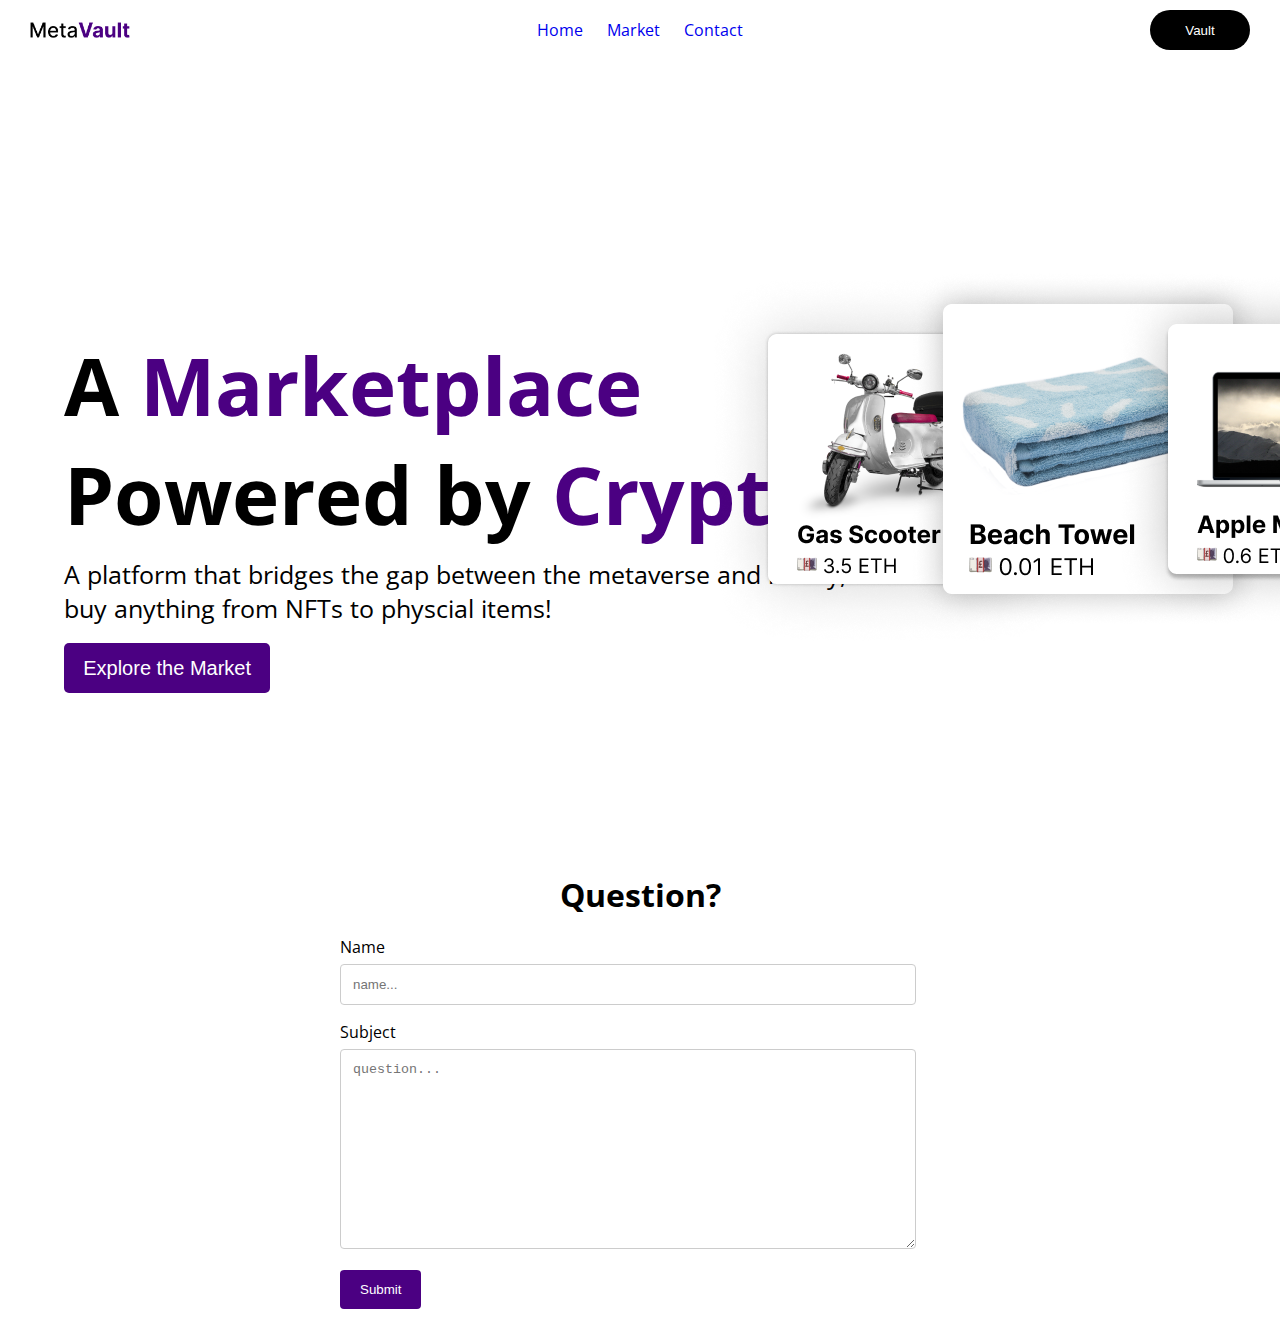
<file: index.html>
<!DOCTYPE html>
<html lang="en">

<head>
    <meta charset="UTF-8">
    <meta http-equiv="X-UA-Compatible" content="IE=edge">
    <meta name="viewport" content="width=device-width, initial-scale=1.0">
    <title>MetaVault</title>
    <link rel="stylesheet" href="./styles/index.css">
    <link rel="preconnect" href="https://fonts.googleapis.com">
    <link rel="preconnect" href="https://fonts.gstatic.com" crossorigin>
    <link href="https://fonts.googleapis.com/css2?family=Open+Sans:ital,wght@0,300;0,400;0,500;1,300;1,400&display=swap"
        rel="stylesheet">
</head>

<body>
    <!--Navbar-->
    <header>
        <img src="./assets/MetaVault.png" alt="" style="width: 100px;">
        <ul class="nav_items">
            <li><a href="index.html">Home</a></li>
            <li><a href="market.html">Market</a></li>
            <li><a href="#contact">Contact</a></li>
        </ul>
        <a href="vault.html"><button class="vault_btn">Vault</button></a>


    </header>

    <!--Ending of Navbar-->

    <!-- Main Header Content-->

    <script>
        function goToMarket(){
            window.location = "/market.html"
        }

        async function initLocalStorage(){

            var idExists = await localStorage.getItem('userID');

            if(!idExists){
                var userID = Math.floor(Math.random() * 10000000);
                console.log(userID)
                localStorage.setItem('userID', userID);
            } else {
                console.log("ID Exists: " + idExists.toString())
            }

        }

        initLocalStorage()
    </script>
    <section>
        <div>

            <div class="rowFlex">
                <div>
                    <h1 class="main-header-title">A <span class="color-scheme">Marketplace</span> <br>Powered by <span
                            class="color-scheme">Crypto</span></h1>
                    <p class = "main-header-subhead">A platform that bridges the gap between the metaverse and reality, <br> buy anything from NFTs to physcial items!</p>

                    <button class="explore-btn" onclick="goToMarket()">Explore the Market</button>
                </div>

                <div style = "position: absolute; top: 30%; left: 55%;">
                    <img src = "images/1.png"/>
                </div>


                <div style = "position: absolute; top: 30%; left: 71%;">
                    <img src = "images/2.png"/>
                </div>

                <div style = "position: absolute; top: 30%; left: 87%;">
                    <img src = "images/3.png"/>
                </div>


            </div>

        </div>

    </section>

    <!--Forum for Contact-->
    <div style="height: 180px;"></div>

    <center>
        <h1>Question?</h1>

    </center>
    <section id="contact">
        
            <div class="container">
                <form>
                    <label for="name">Name</label>
                    <input type="text" id="name" name="Name" placeholder="name...">
    
                   
    
                    
    
                    <label for="subject">Subject</label>
                    <textarea id="subject" name="subject" placeholder="question..." style="height:200px"></textarea>
    
                    <input type="submit" value="Submit">
                </form>
            </div>
    </section>

   
</body>

</html>
</file>
<file: styles/index.css>
body {
    font-family: 'Open Sans', sans-serif;

}

html {
    overflow-x: hidden;

}

* {
    margin: 0;
    padding: 0;
} 

header {
    display: flex;
    justify-content: space-between;
    align-items: center;
    padding: 10px 30px;
}

.nav_items {
    list-style: none;
}

.nav_items li {
    display: inline-block;
    padding: 0px 10px;
}

.nav_items a {
    text-decoration: none;
}

.vault_btn {
    background-color: black;
    color: white;
    height: 40px;
    width: 100px;
    border: none;
    border-radius: 30px;
}

.vault_btn:hover {
    cursor: pointer;
}

.market-item {
    height: 80px;
    width: 100%;
    border-width: 0.3px;
    


}

.market-item-box {
   padding-top: 30px;
    width: 800px; height: fit-content; background-color: white; z-index: 999; position: absolute; top: 35%; box-shadow: rgba(99, 99, 99, 0.2) 0px 2px 8px 0px; border-radius: 10px;
}

hr {
    width: 100%;
        height: 0.5px;
        margin-left: auto;
        margin-right: auto;
        background-color: #b7d0e2;
        border: 0 none;
}

.labels {
    list-style: none;
}

.labels li {
    display: inline-block;
    padding: 0px 10px;
    margin-left: 30px;
    color: rgb(174, 173, 173);
    font-weight: bold;
    font-size: 15px;

}


.labels-2 {
    list-style: none;
}

.labels-2 li {
    display: inline-block;
    padding: 0px 10px;
    margin-left: 30px;
    color: rgb(0, 0, 0);
    font-size: 15px;

}

input[type=text], select, textarea {
    width: 100%;
    padding: 12px;
    border: 1px solid #ccc;
    border-radius: 4px;
    box-sizing: border-box;
    margin-top: 6px;
    margin-bottom: 16px;
    resize: vertical;
  }
  
  input[type=submit] {
    background-color: #4B0082;
    color: white;
    padding: 12px 20px;
    border: none;
    border-radius: 4px;
    cursor: pointer;
  }
  
  input[type=submit]:hover {
    background-color: #3e016a;
  }
  
  .container {
    border-radius: 5px;
    background-color: #ffffff;
    padding: 20px;
    width: 60%;
  }

  .buy-btn{
    margin-left: 5%;
    margin-bottom: 5%;
    background-color: green;
    padding-top: 5px;
    padding-left: 20px;
    padding-right: 20px;
    padding-bottom: 5px; 
    outline: none;
    border: none;
    border-radius: 5px;
    float: right;
    margin-right: 5%;
    color: white;
    cursor: pointer;
  }

  .buy-btn:hover{
    background-color: rgb(2, 92, 2);
  }

  #contact {
      display: flex;
      align-items: center;
      margin-left: 25%;
  }

  .rowFlex {
    display: flex;
}

.main-header-title {
    font-size: 5rem;
    margin-left: 5vw;
    margin-top: 30vh;
}

.color-scheme {
    color: #4B0082;
}

.header-content-item-box {
    width: 13vw;
    height: 13vw;
    border: 1px solid black;
    border-radius: 5px;
    position: relative
}

.header-content-item-box-title {
    font-family: 'Open Sans', sans-serif;
    font-size: 1rem;
    font-weight: bold;
}

.header-content-item-box-img {
    width: 13vw;
    margin-top: 15%;
}

.crypto-cost-span {
    color: #4B0082;
    font-weight: 500;
}

.main-header-subhead{
    margin-left: 5vw;
    font-size: 25px;
    margin-top: 1vh;
}

.explore-btn{
    margin-left: 5vw;
    margin-top: 2vh;
    padding-top: 1.5vh;
    padding-left: 1.5vw;
    padding-right: 1.5vw;
    padding-bottom: 1.5vh; 
    font-size: 20px;
    border: none;
    outline: none;
    border-radius: 5px;
    background-color: #4B0082;
    color: white;
    cursor: pointer;
}

.explore-btn:hover{
    background-color: rgb(0, 0, 0);
    color: white;
}

.item-box{
    width: 25vh;
    height: 27vh;
    border-radius: 5px;
    border: 1px solid black;
    margin: 1vw;
  }

  .add-item-btn{
    margin-top: 2vh;
    padding-top: 1.5vh;
    padding-left: 1.5vw;
    padding-right: 1.5vw;
    padding-bottom: 1.5vh; 
    font-size: 16px;
    border: none;
    outline: none;
    border-radius: 5px;
    background-color: #ffffff;
    color: black;
    transition: 0.2s;
    cursor: pointer;
  }

  .add-item-btn:hover{
      background-color: #4B0082;
      color: white;

  }

  .item-box-img{
      width: 90%;
      margin-top: 5%;
  }

  .item-box-name{
      margin-left: 5%;
      font-size: 20px;
  }

  .item-box-price{
      margin-left: 5%;
      font-size: 16px;
  }

  .sell-btn{
    margin-left: 5%;
    margin-bottom: 5%;
    background-color: #D82148;
    padding-top: 5px;
    padding-left: 10px;
    padding-right: 10px;
    padding-bottom: 5px; 
    outline: none;
    border: none;
    border-radius: 5px;
    float: right;
    margin-right: 5%;
    color: white;
  }

  .sell-btn:hover{
      background-color: rgb(255, 96, 96);
      color: white;
      cursor: pointer;
  }
</file>
